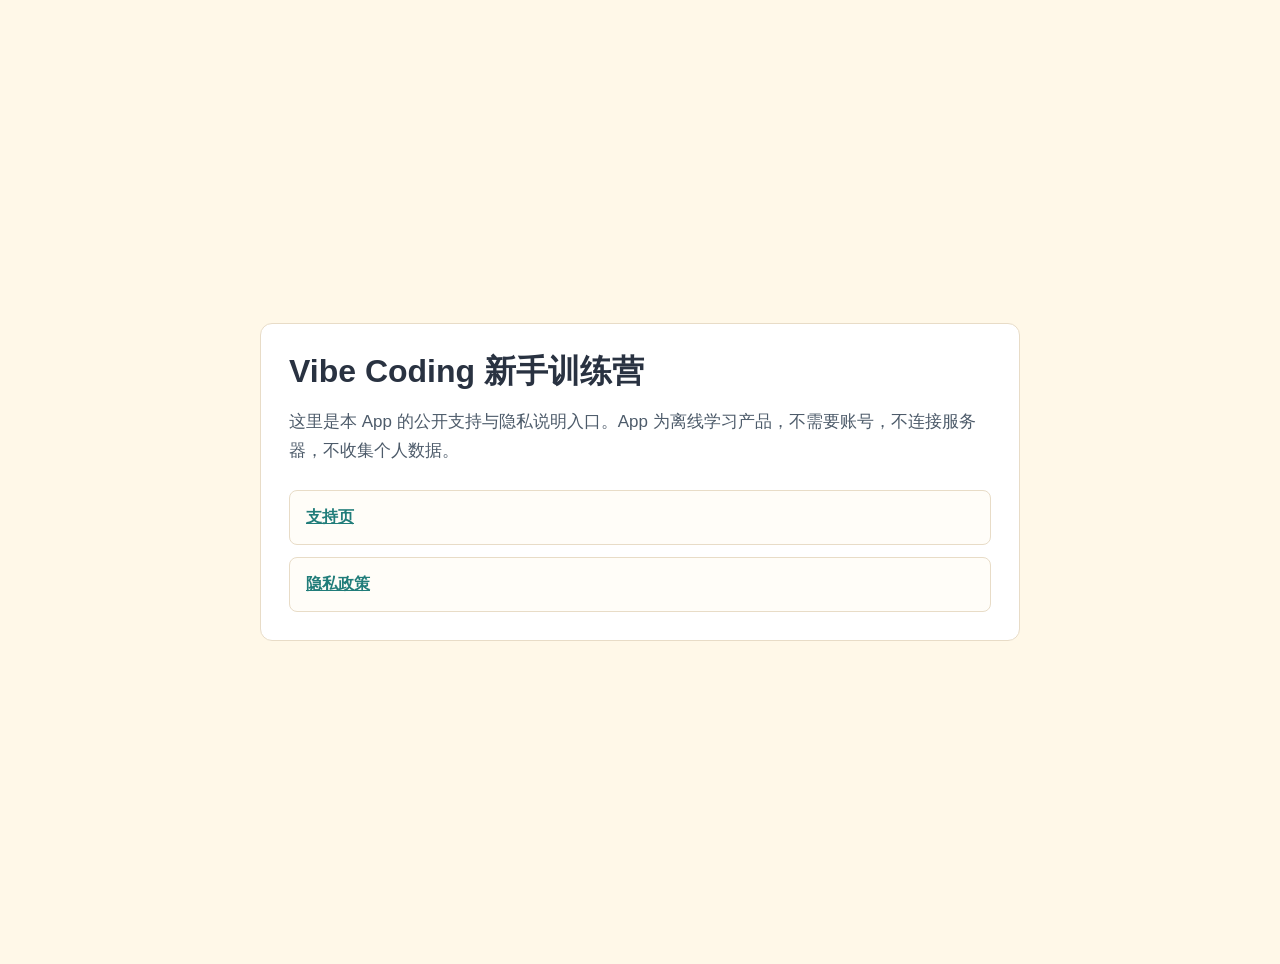
<file: index.html>
<!doctype html>
<html lang="zh-CN">
  <head>
    <meta charset="utf-8" />
    <meta name="viewport" content="width=device-width, initial-scale=1" />
    <title>Vibe Coding 新手训练营</title>
    <meta name="description" content="Vibe Coding 新手训练营支持页与隐私政策入口。" />
    <style>
      :root {
        color: #293241;
        background: #fff8e8;
        font-family: -apple-system, BlinkMacSystemFont, "Segoe UI", sans-serif;
      }
      body {
        margin: 0;
        min-height: 100vh;
        display: grid;
        place-items: center;
        padding: 32px 18px;
      }
      main {
        width: min(760px, 100%);
        background: #ffffff;
        border: 1px solid #e8dcc7;
        border-radius: 12px;
        padding: 28px;
        box-sizing: border-box;
      }
      h1 {
        margin: 0 0 10px;
        font-size: 32px;
        line-height: 1.2;
      }
      p {
        color: #4d5b6a;
        font-size: 17px;
        line-height: 1.7;
      }
      a {
        color: #217d7a;
        font-weight: 800;
      }
      nav {
        display: grid;
        gap: 12px;
        margin-top: 24px;
      }
      .card {
        border: 1px solid #e8dcc7;
        border-radius: 8px;
        padding: 16px;
        background: #fffdf8;
      }
    </style>
  </head>
  <body>
    <main>
      <h1>Vibe Coding 新手训练营</h1>
      <p>这里是本 App 的公开支持与隐私说明入口。App 为离线学习产品，不需要账号，不连接服务器，不收集个人数据。</p>
      <nav aria-label="页面入口">
        <a class="card" href="./support/">支持页</a>
        <a class="card" href="./privacy/">隐私政策</a>
      </nav>
    </main>
  </body>
</html>
</file>
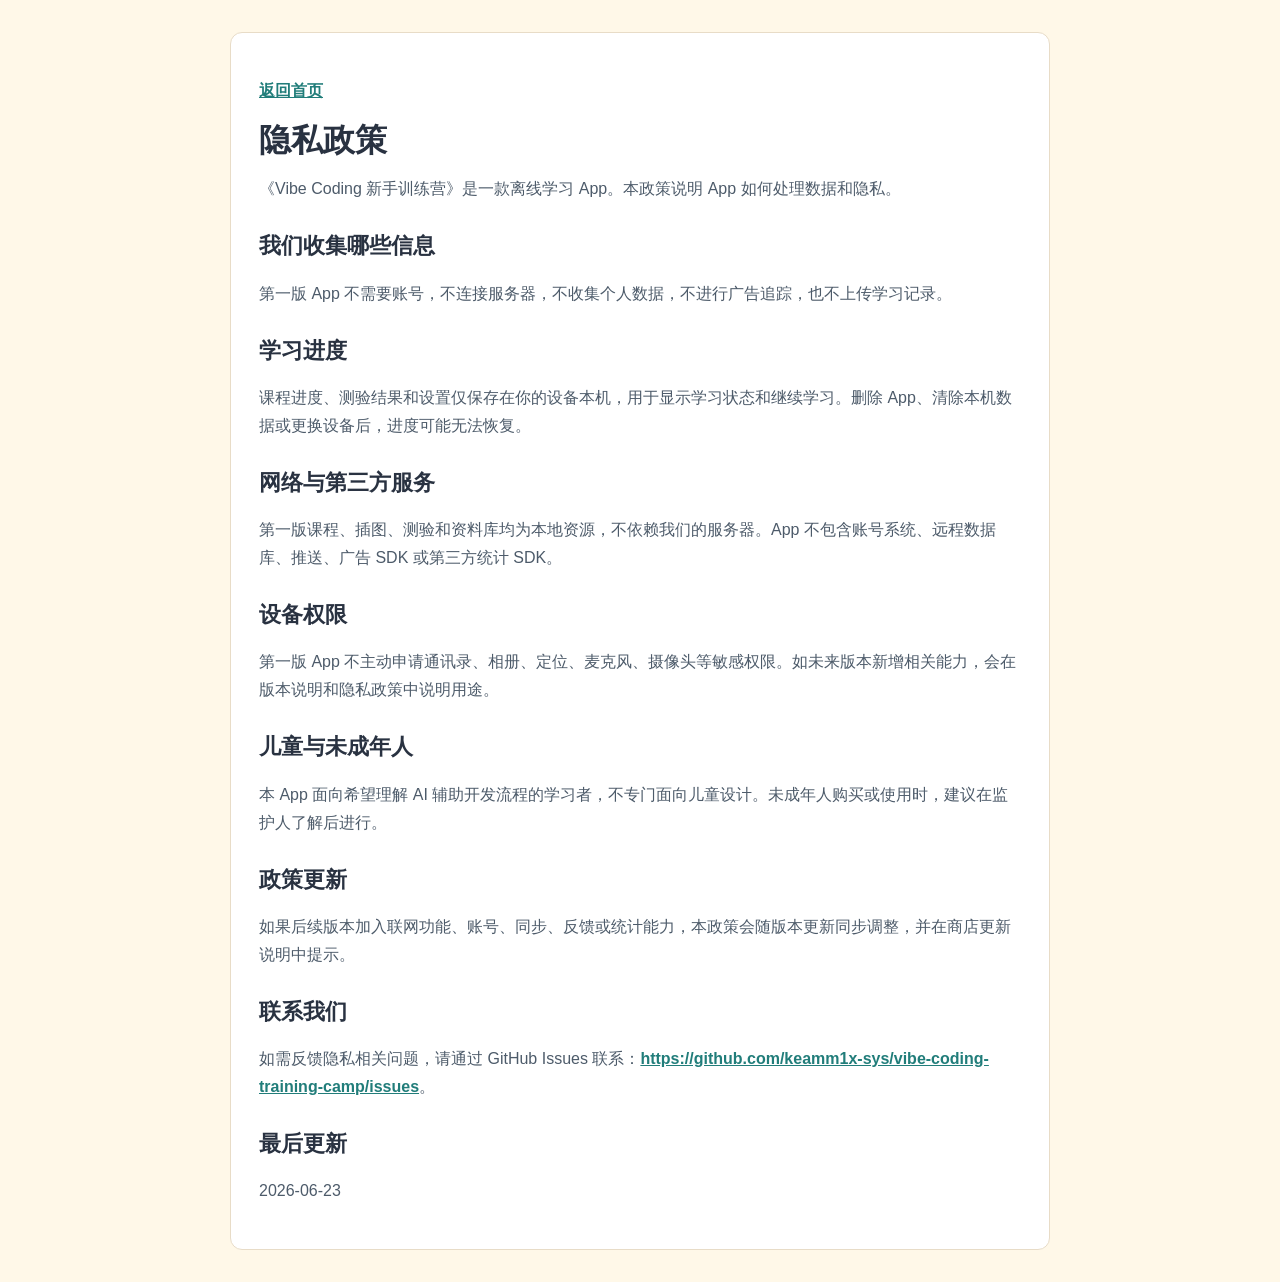
<file: privacy/index.html>
<!doctype html>
<html lang="zh-CN">
  <head>
    <meta charset="utf-8" />
    <meta name="viewport" content="width=device-width, initial-scale=1" />
    <title>隐私政策 - Vibe Coding 新手训练营</title>
    <meta name="description" content="Vibe Coding 新手训练营隐私政策。" />
    <link rel="stylesheet" href="../styles.css" />
  </head>
  <body>
    <main>
      <p><a href="../">返回首页</a></p>
      <h1>隐私政策</h1>
      <p>《Vibe Coding 新手训练营》是一款离线学习 App。本政策说明 App 如何处理数据和隐私。</p>

      <h2>我们收集哪些信息</h2>
      <p>第一版 App 不需要账号，不连接服务器，不收集个人数据，不进行广告追踪，也不上传学习记录。</p>

      <h2>学习进度</h2>
      <p>课程进度、测验结果和设置仅保存在你的设备本机，用于显示学习状态和继续学习。删除 App、清除本机数据或更换设备后，进度可能无法恢复。</p>

      <h2>网络与第三方服务</h2>
      <p>第一版课程、插图、测验和资料库均为本地资源，不依赖我们的服务器。App 不包含账号系统、远程数据库、推送、广告 SDK 或第三方统计 SDK。</p>

      <h2>设备权限</h2>
      <p>第一版 App 不主动申请通讯录、相册、定位、麦克风、摄像头等敏感权限。如未来版本新增相关能力，会在版本说明和隐私政策中说明用途。</p>

      <h2>儿童与未成年人</h2>
      <p>本 App 面向希望理解 AI 辅助开发流程的学习者，不专门面向儿童设计。未成年人购买或使用时，建议在监护人了解后进行。</p>

      <h2>政策更新</h2>
      <p>如果后续版本加入联网功能、账号、同步、反馈或统计能力，本政策会随版本更新同步调整，并在商店更新说明中提示。</p>

      <h2>联系我们</h2>
      <p>如需反馈隐私相关问题，请通过 GitHub Issues 联系：<a href="https://github.com/keamm1x-sys/vibe-coding-training-camp/issues">https://github.com/keamm1x-sys/vibe-coding-training-camp/issues</a>。</p>

      <h2>最后更新</h2>
      <p>2026-06-23</p>
    </main>
  </body>
</html>
</file>
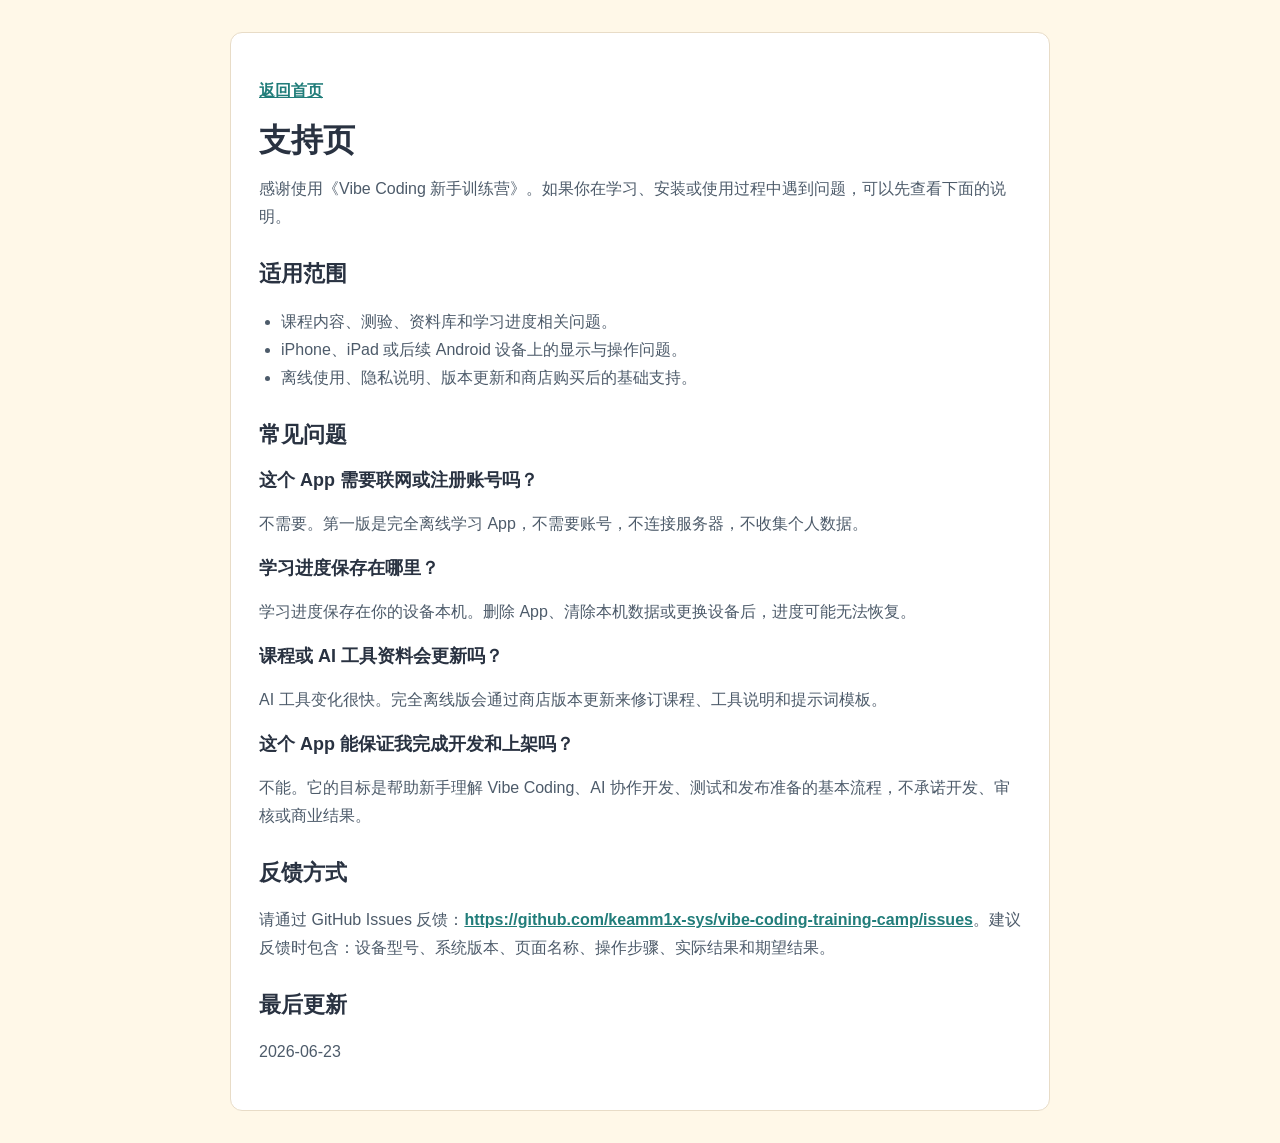
<file: support/index.html>
<!doctype html>
<html lang="zh-CN">
  <head>
    <meta charset="utf-8" />
    <meta name="viewport" content="width=device-width, initial-scale=1" />
    <title>支持页 - Vibe Coding 新手训练营</title>
    <meta name="description" content="Vibe Coding 新手训练营的支持、反馈和常见问题说明。" />
    <link rel="stylesheet" href="../styles.css" />
  </head>
  <body>
    <main>
      <p><a href="../">返回首页</a></p>
      <h1>支持页</h1>
      <p>感谢使用《Vibe Coding 新手训练营》。如果你在学习、安装或使用过程中遇到问题，可以先查看下面的说明。</p>

      <h2>适用范围</h2>
      <ul>
        <li>课程内容、测验、资料库和学习进度相关问题。</li>
        <li>iPhone、iPad 或后续 Android 设备上的显示与操作问题。</li>
        <li>离线使用、隐私说明、版本更新和商店购买后的基础支持。</li>
      </ul>

      <h2>常见问题</h2>
      <h3>这个 App 需要联网或注册账号吗？</h3>
      <p>不需要。第一版是完全离线学习 App，不需要账号，不连接服务器，不收集个人数据。</p>

      <h3>学习进度保存在哪里？</h3>
      <p>学习进度保存在你的设备本机。删除 App、清除本机数据或更换设备后，进度可能无法恢复。</p>

      <h3>课程或 AI 工具资料会更新吗？</h3>
      <p>AI 工具变化很快。完全离线版会通过商店版本更新来修订课程、工具说明和提示词模板。</p>

      <h3>这个 App 能保证我完成开发和上架吗？</h3>
      <p>不能。它的目标是帮助新手理解 Vibe Coding、AI 协作开发、测试和发布准备的基本流程，不承诺开发、审核或商业结果。</p>

      <h2>反馈方式</h2>
      <p>请通过 GitHub Issues 反馈：<a href="https://github.com/keamm1x-sys/vibe-coding-training-camp/issues">https://github.com/keamm1x-sys/vibe-coding-training-camp/issues</a>。建议反馈时包含：设备型号、系统版本、页面名称、操作步骤、实际结果和期望结果。</p>

      <h2>最后更新</h2>
      <p>2026-06-23</p>
    </main>
  </body>
</html>
</file>
<file: styles.css>
:root {
  color: #293241;
  background: #fff8e8;
  font-family: -apple-system, BlinkMacSystemFont, "Segoe UI", sans-serif;
}

body {
  margin: 0;
  padding: 32px 18px;
}

main {
  width: min(820px, 100%);
  margin: 0 auto;
  background: #ffffff;
  border: 1px solid #e8dcc7;
  border-radius: 12px;
  padding: 28px;
  box-sizing: border-box;
}

h1 {
  margin: 0 0 14px;
  font-size: 32px;
  line-height: 1.2;
}

h2 {
  margin-top: 28px;
  font-size: 22px;
}

h3 {
  margin-top: 18px;
  font-size: 18px;
}

p,
li {
  color: #4d5b6a;
  font-size: 16px;
  line-height: 1.75;
}

a {
  color: #217d7a;
  font-weight: 800;
}

ul {
  padding-left: 22px;
}
</file>
